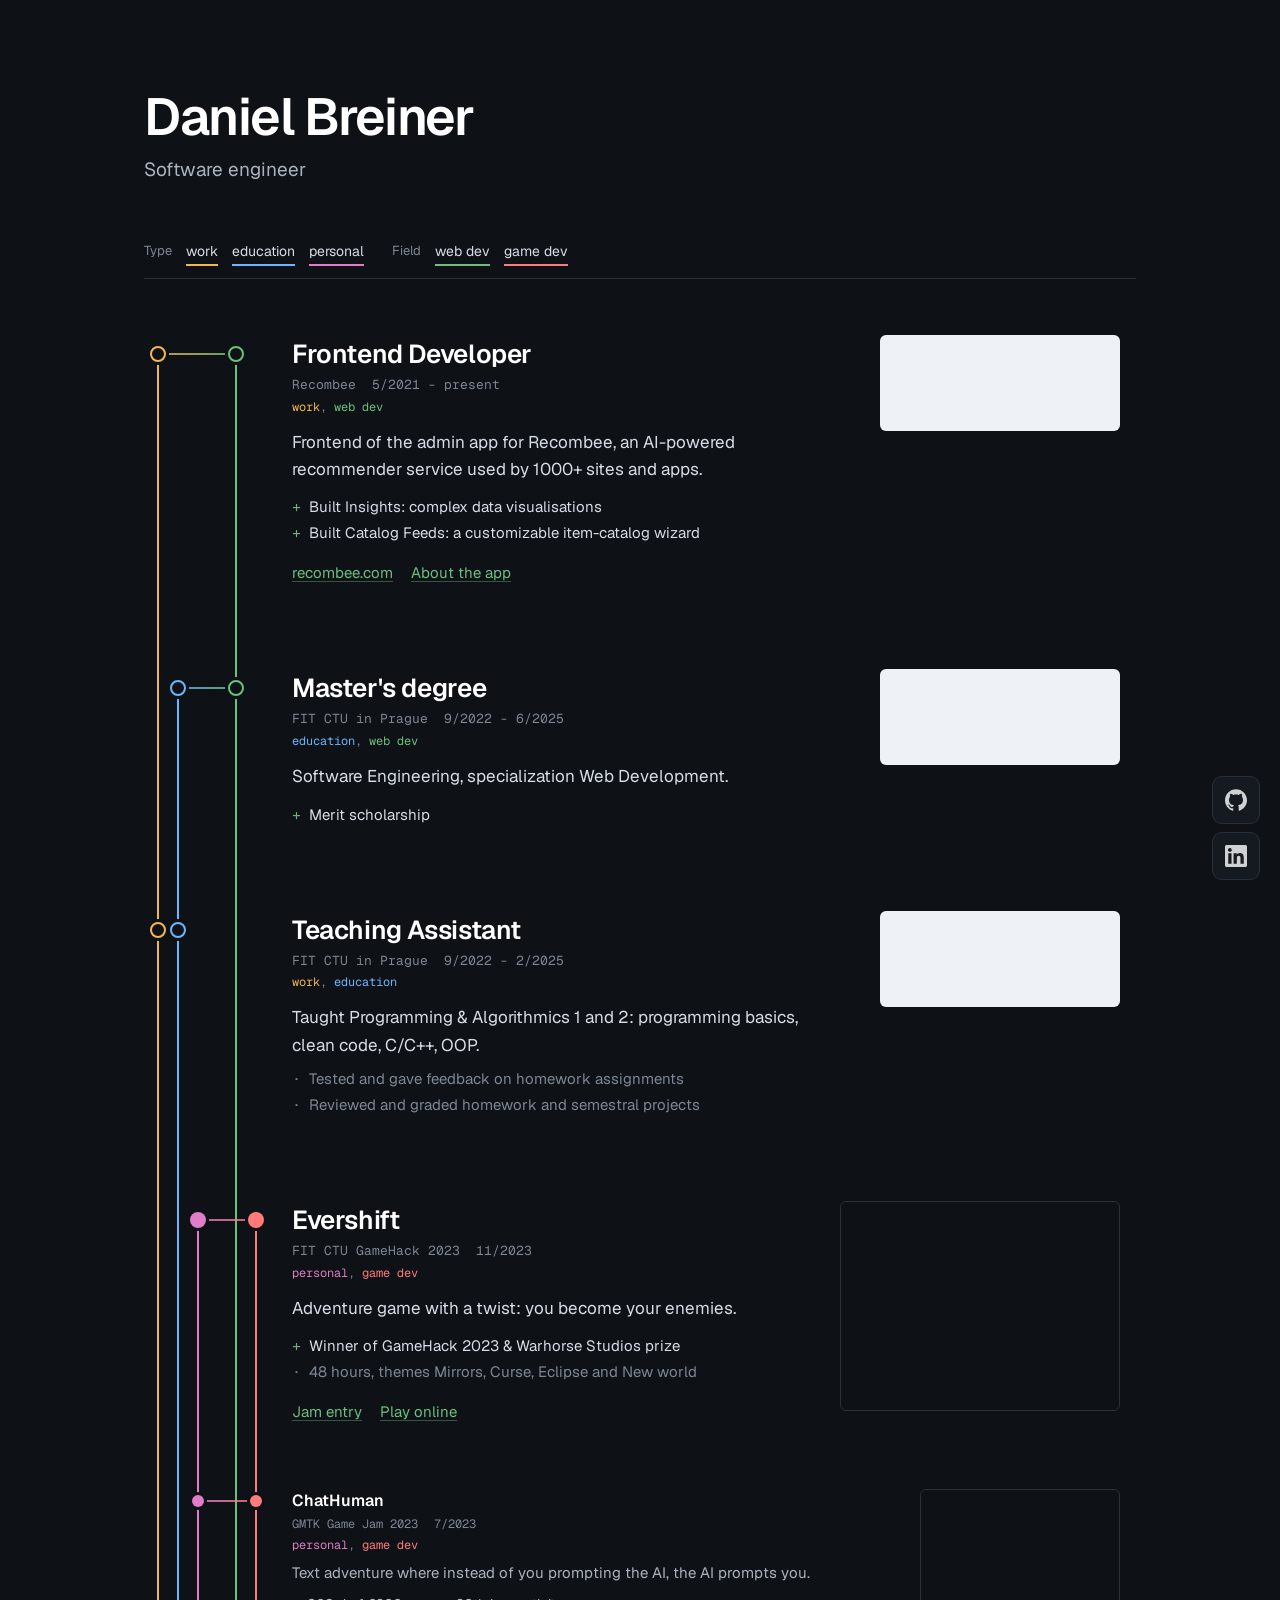
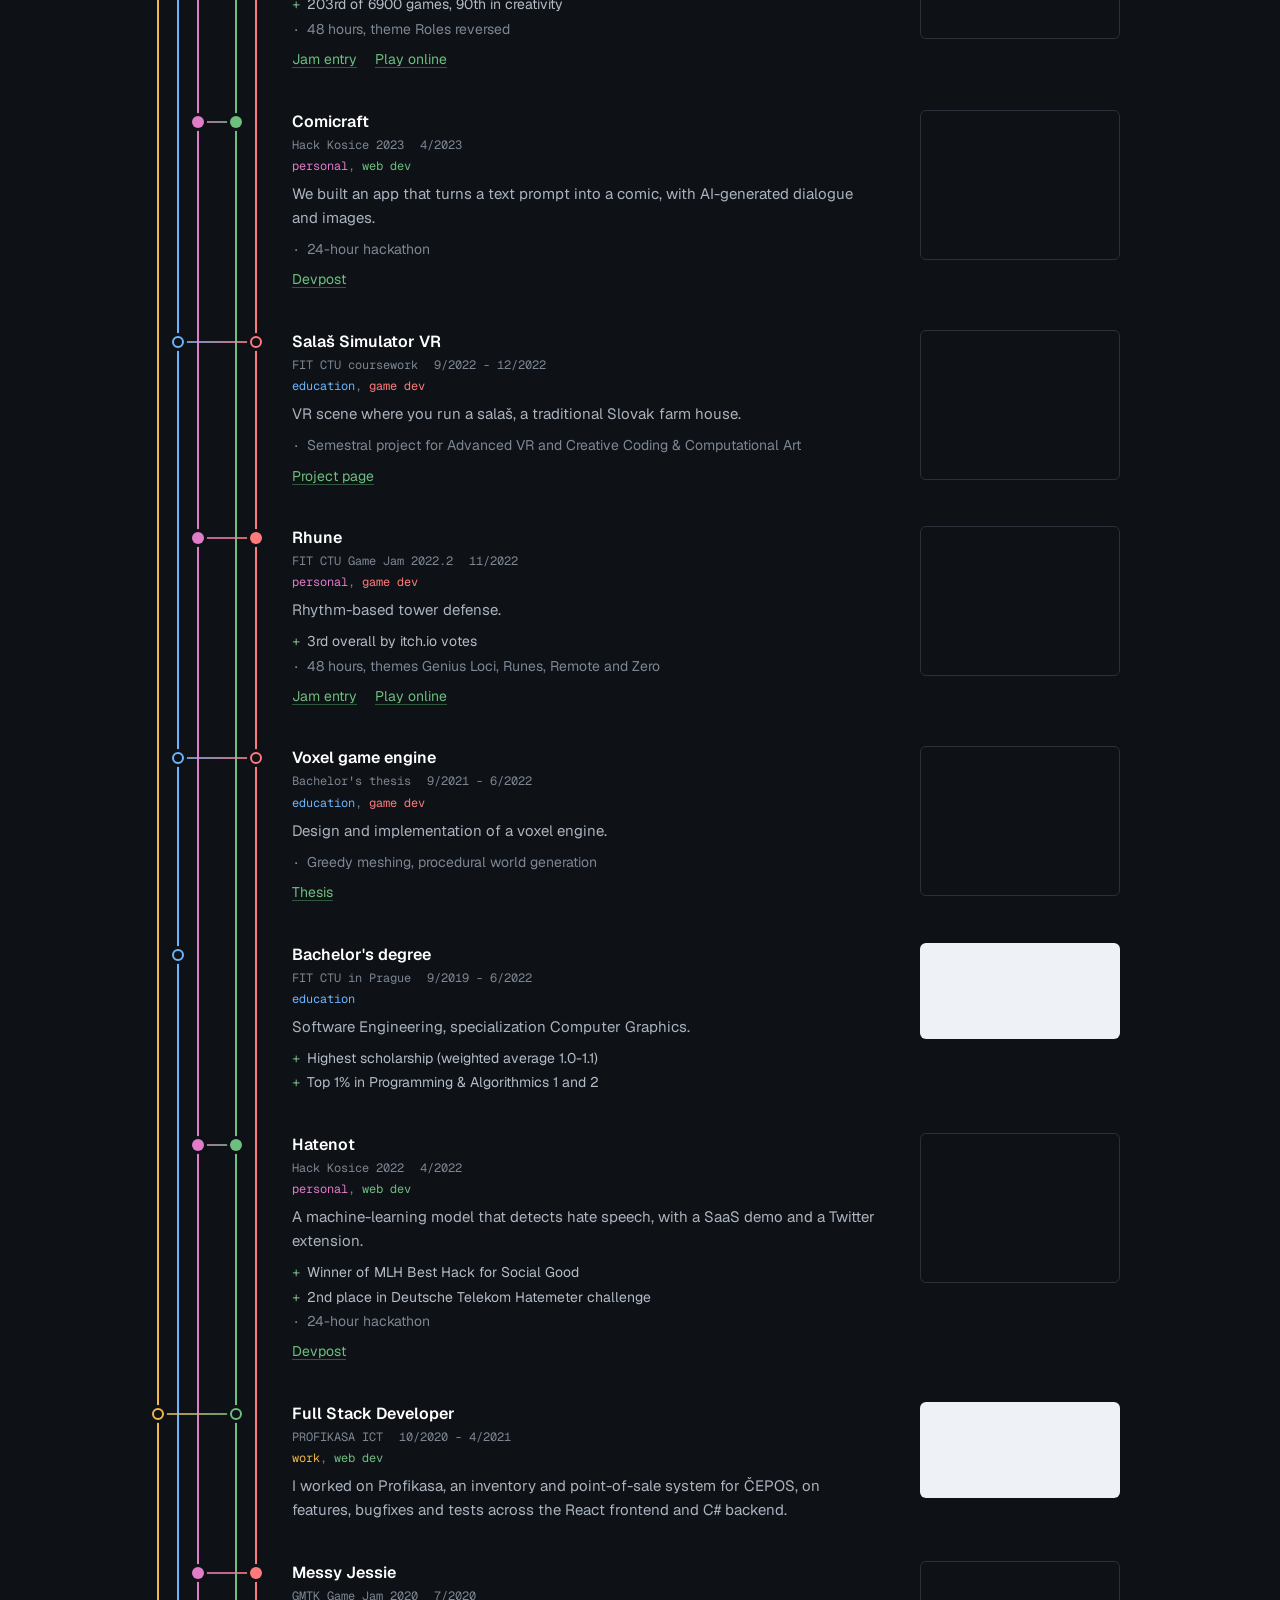
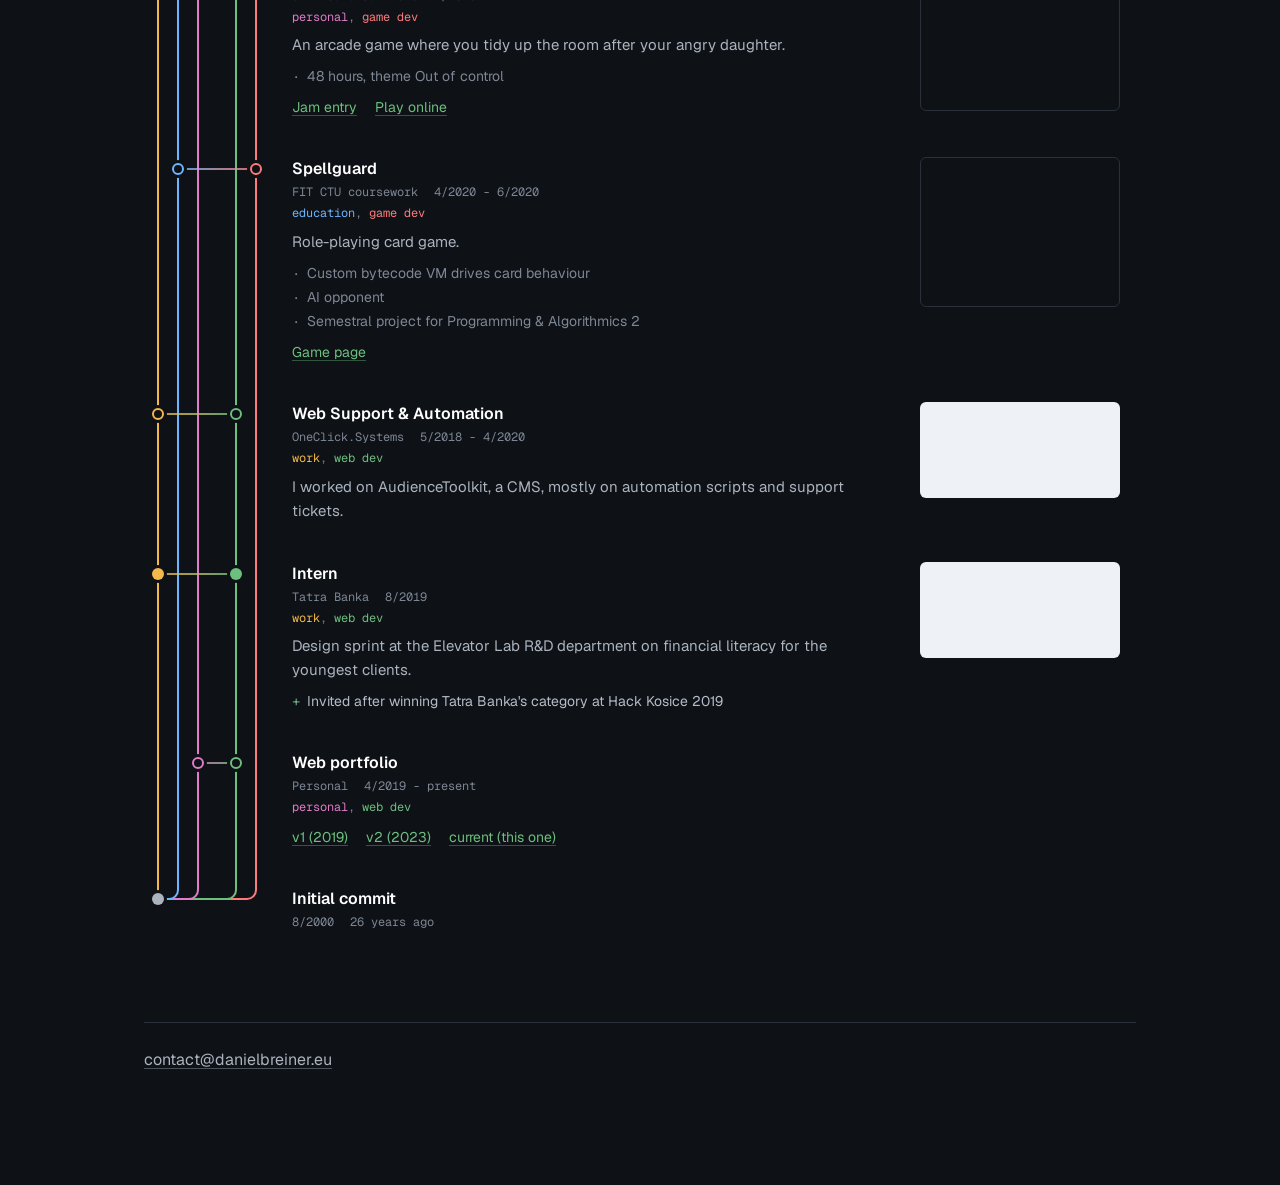
<file: index.html>
<!doctype html>
<html lang="en">
<head>
  <meta charset="utf-8">
  <meta name="viewport" content="width=device-width, initial-scale=1">
  <meta name="color-scheme" content="dark">
  <meta name="theme-color" content="#0e1116">
  <title>Daniel Breiner</title>
  <meta name="description" content="Daniel Breiner, software engineer.">
  <meta property="og:type" content="profile">
  <meta property="og:title" content="Daniel Breiner">
  <meta property="og:description" content="Software engineer. Personal portfolio.">
  <meta property="og:url" content="https://breiner.sk/">
  <meta property="og:site_name" content="Daniel Breiner">
  <meta property="og:locale" content="en_US">
  <meta property="og:image" content="https://breiner.sk/img/og.jpg">
  <meta property="og:image:type" content="image/jpeg">
  <meta property="og:image:width" content="1200">
  <meta property="og:image:height" content="630">
  <meta property="og:image:alt" content="Evershift - a pixel-art adventure game">
  <meta property="profile:first_name" content="Daniel">
  <meta property="profile:last_name" content="Breiner">
  <meta name="twitter:card" content="summary_large_image">
  <link rel="canonical" href="https://breiner.sk/">
  <link rel="icon" href="favicon.svg" type="image/svg+xml">
  <link rel="preload" href="fonts/Geist-latin.woff2" as="font" type="font/woff2" crossorigin>
  <link rel="preload" href="fonts/GeistMono-latin.woff2" as="font" type="font/woff2" crossorigin>
  <link rel="stylesheet" href="style.css">
</head>
<body>
  <div class="page">
    <header>
      <h1>Daniel Breiner</h1>
      <p class="subtitle">Software engineer</p>
    </header>

    <nav class="filters" id="filters" aria-label="Filter by lane"></nav>
    <main>
      <h2 class="visually-hidden">Work, education and projects</h2>
      <p class="visually-hidden" id="log-status" role="status"></p>
      <ol class="log" id="log"></ol>
    </main>

    <footer>
      <a id="email"></a>
    </footer>
  </div>

  <nav class="socials" id="socials" aria-label="Social links"></nav>

  <script src="data.js"></script>
  <script src="main.js"></script>
</body>
</html>
</file>
<file: style.css>
@font-face {
  font-family: "Geist";
  src: url("fonts/Geist-latin.woff2") format("woff2");
  font-weight: 100 900;
  font-style: normal;
  font-display: swap;
  unicode-range: U+0000-00FF, U+0131, U+0152-0153, U+02BB-02BC, U+02C6, U+02DA, U+02DC, U+0304, U+0308, U+0329, U+2000-206F, U+20AC, U+2122, U+2191, U+2193, U+2212, U+2215, U+FEFF, U+FFFD;
}

@font-face {
  font-family: "Geist";
  src: url("fonts/Geist-latin-ext.woff2") format("woff2");
  font-weight: 100 900;
  font-style: normal;
  font-display: swap;
  unicode-range: U+0100-02BA, U+02BD-02C5, U+02C7-02CC, U+02CE-02D7, U+02DD-02FF, U+0304, U+0308, U+0329, U+1D00-1DBF, U+1E00-1E9F, U+1EF2-1EFF, U+2020, U+20A0-20AB, U+20AD-20C0, U+2113, U+2C60-2C7F, U+A720-A7FF;
}

@font-face {
  font-family: "Geist Mono";
  src: url("fonts/GeistMono-latin.woff2") format("woff2");
  font-weight: 100 900;
  font-style: normal;
  font-display: swap;
  unicode-range: U+0000-00FF, U+0131, U+0152-0153, U+02BB-02BC, U+02C6, U+02DA, U+02DC, U+0304, U+0308, U+0329, U+2000-206F, U+20AC, U+2122, U+2191, U+2193, U+2212, U+2215, U+FEFF, U+FFFD;
}

@font-face {
  font-family: "Geist Mono";
  src: url("fonts/GeistMono-latin-ext.woff2") format("woff2");
  font-weight: 100 900;
  font-style: normal;
  font-display: swap;
  unicode-range: U+0100-02BA, U+02BD-02C5, U+02C7-02CC, U+02CE-02D7, U+02DD-02FF, U+0304, U+0308, U+0329, U+1D00-1DBF, U+1E00-1E9F, U+1EF2-1EFF, U+2020, U+20A0-20AB, U+20AD-20C0, U+2113, U+2C60-2C7F, U+A720-A7FF;
}

:root {
  color-scheme: dark;

  --bg: #0e1116;
  --panel: #151a21;
  --text-strong: #fff;
  --text: #d6dde6;
  --text-soft: #aab3be;
  --text-wins: #b3bcc7;
  --text-dim: #7d8794;
  --border: #2a313b;
  --logo-surface: #eef1f5;

  --work: #f2b84b;
  --school: #6cb6ff;
  --personal: #e07cc8;
  --web: #6dbf7e;
  --game: #ff7a7a;

  --accent: var(--web);

  --sans: "Geist", system-ui, -apple-system, "Segoe UI", sans-serif;
  --mono: "Geist Mono", Menlo, Consolas, ui-monospace, monospace;

  --graph-width: 132px;
  --node-y: 25px;
  --node-size: 12px;
}

* {
  box-sizing: border-box;
}

html {
  scrollbar-color: var(--border) var(--bg);
}

body {
  margin: 0;
  background: var(--bg);
  color: var(--text);
  font: 16px/1.6 var(--sans);
  -webkit-font-smoothing: antialiased;
}

::selection {
  background: color-mix(in srgb, var(--accent) 35%, transparent);
  color: var(--text-strong);
}

:focus-visible {
  outline: 2px solid var(--accent);
  outline-offset: 2px;
}

.visually-hidden {
  position: absolute;
  width: 1px;
  height: 1px;
  overflow: hidden;
  clip-path: inset(50%);
  white-space: nowrap;
}

a {
  color: inherit;
  text-decoration-color: color-mix(in srgb, currentColor 40%, transparent);
  text-underline-offset: 3px;
}

a:hover {
  text-decoration-color: currentColor;
}

.page {
  max-width: 1040px;
  margin: 0 auto;
  padding: 88px 24px 112px;
}

/* Header and footer */

header {
  margin-bottom: 40px;
}

h1 {
  margin: 0;
  color: var(--text-strong);
  font-size: clamp(34px, 6vw, 52px);
  font-weight: 600;
  line-height: 1.1;
  letter-spacing: -0.025em;
}

.subtitle {
  margin: 10px 0 0;
  color: var(--text-soft);
  font-size: 19px;
}

footer {
  margin-top: 72px;
  padding-top: 24px;
  border-top: 1px solid var(--border);
  color: var(--text-soft);
}

footer p {
  margin: 0 0 4px;
  color: var(--text-dim);
  font-size: 14px;
}

footer a:hover {
  color: var(--accent);
}

.socials {
  position: fixed;
  right: 20px;
  bottom: 20px;
  z-index: 10;
  display: flex;
  flex-direction: column;
  gap: 8px;
}

.socials a {
  display: grid;
  place-items: center;
  width: 48px;
  height: 48px;
  border: 1px solid var(--border);
  border-radius: 10px;
  background: var(--panel);
  transition: border-color 0.15s;
}

.socials a:hover {
  border-color: var(--text-dim);
}

.socials img {
  width: 22px;
  height: 22px;
  filter: invert(1);
  opacity: 0.8;
}

/* Lane filters: plain toggles, the lane colour shows as a short rule under the label. */

.filters {
  position: sticky;
  top: 0;
  z-index: 5;
  display: flex;
  flex-wrap: wrap;
  align-items: center;
  gap: 6px 28px;
  margin-bottom: 24px;
  padding: 12px 0;
  border-bottom: 1px solid var(--border);
  background: var(--bg);
}

.filter-group {
  display: flex;
  flex-wrap: wrap;
  align-items: center;
  gap: 4px 14px;
}

.filter-group-label {
  color: var(--text-dim);
  font-size: 13px;
}

.filter {
  position: relative;
  padding: 2px 0;
  border: 0;
  border-bottom: 2px solid var(--c);
  background: none;
  color: var(--text);
  font: inherit;
  font-size: 14px;
  cursor: pointer;
  user-select: none;
  -webkit-user-select: none;
  -webkit-touch-callout: none;
  touch-action: manipulation;
}

.filter:hover {
  color: var(--text-strong);
}

.filter[aria-pressed="false"] {
  border-bottom-color: transparent;
  color: var(--text-dim);
  text-decoration: line-through;
  text-decoration-color: color-mix(in srgb, var(--text-dim) 60%, transparent);
}

.filter-hint {
  margin: 0 0 0 auto;
  color: var(--text-dim);
  font-size: 13px;
}

/* Show the hint for the input method in use: touch or keyboard focus. */
.hint-touch,
.hint-key {
  display: none;
}

@media (hover: none) {
  .hint-touch {
    display: inline;
  }
}

.filters:has(.filter:focus-visible) .hint-touch {
  display: none;
}

.filters:has(.filter:focus-visible) .hint-key {
  display: inline;
}

/* Graph */

.log {
  margin: 0;
  padding: 0;
  list-style: none;
}

.row {
  display: grid;
  grid-template-columns: var(--graph-width) 1fr;
}

.graph {
  position: relative;
}

.lane-line {
  position: absolute;
  width: 2px;
  margin-left: -1px;
  background: var(--c);
}

.node {
  position: absolute;
  top: var(--node-y);
  z-index: 2;
  width: var(--node-size);
  height: var(--node-size);
  margin: calc(var(--node-size) / -2) 0 0 calc(var(--node-size) / -2);
  border-radius: 50%;
  background: var(--c);
  box-shadow: 0 0 0 3px var(--bg);
}

.node-hollow {
  border: 2px solid var(--c);
  background: var(--bg);
}

.row-featured .node {
  --node-size: 16px;
}

.node-link {
  position: absolute;
  top: var(--node-y);
  z-index: 1;
  height: 2px;
  margin-top: -1px;
  background: linear-gradient(in oklab 90deg, var(--from), var(--to));
  opacity: 0.8;
}

.initial-node {
  --c: var(--text-soft);
}

/* Each lane bends left into the root node. */
.initial-elbow {
  position: absolute;
  top: 0;
  height: calc(var(--node-y) + 1px);
  border: 0 solid var(--c);
  border-right-width: 2px;
  border-bottom-width: 2px;
  border-bottom-right-radius: 10px;
}

/* Entries */

.entry {
  padding: 13px 16px 18px;
}

.entry-title {
  margin: 0;
  color: var(--text-strong);
  font-size: 16px;
  font-weight: 600;
  line-height: 24px;
}

/* Dates, places and lanes are the "machine" data, so they stay monospace. */
.entry-meta {
  display: flex;
  flex-wrap: wrap;
  gap: 2px 16px;
  margin-top: 2px;
  color: var(--text-dim);
  font-family: var(--mono);
  font-size: 12px;
  line-height: 1.6;
}

/* Lane tags sit on their own row as plain coloured text. */
.entry-tags {
  margin-top: 2px;
  font-family: var(--mono);
  font-size: 12px;
  line-height: 1.6;
}

.entry-tag {
  color: var(--c);
}

.entry-tag + .entry-tag::before {
  content: ", ";
  color: var(--text-dim);
}

.entry-summary {
  max-width: 62ch;
  margin: 6px 0 0;
  color: var(--text-soft);
}

.entry-wins,
.entry-notes {
  max-width: 62ch;
  margin: 8px 0 0;
  padding: 0;
  list-style: none;
  font-size: 14px;
  line-height: 1.6;
}

.entry-wins + .entry-notes {
  margin-top: 2px;
}

.entry-wins li,
.entry-notes li {
  padding-left: 1.1em;
  text-indent: -1.1em;
}

.entry-wins li + li,
.entry-notes li + li {
  margin-top: 2px;
}

.entry-wins {
  color: var(--text-wins);
}

.entry-wins li::before,
.entry-notes li::before {
  display: inline-block;
  width: 1.1em;
  text-indent: 0;
  font-family: var(--mono);
}

.entry-wins li::before {
  content: "+";
  color: color-mix(in srgb, var(--web) 70%, var(--text-dim));
}

.entry-notes {
  color: var(--text-dim);
}

.entry-notes li::before {
  content: "·";
}

.entry-links {
  display: flex;
  flex-wrap: wrap;
  gap: 4px 18px;
  margin-top: 8px;
  font-size: 14px;
}

.entry-links a {
  color: var(--accent);
}

/* Compact entries: smaller type and a small thumbnail. */

.entry-compact {
  display: grid;
  grid-template-columns: minmax(0, 1fr) 200px;
  gap: 40px;
  margin-bottom: 8px;
}

.entry-compact .entry-summary {
  font-size: 15px;
}

/* Featured entries: larger type, room for detail and a big image. */

.row-featured {
  --node-y: 51px; /* padding-top + half the title line-height */
}

.entry-featured {
  display: grid;
  grid-template-columns: minmax(0, 1fr) minmax(0, 280px);
  gap: 40px;
  padding: 32px 16px 52px;
}

.entry-featured .entry-title {
  font-size: 26px;
  line-height: 38px;
  letter-spacing: -0.015em;
}

.entry-featured .entry-meta {
  font-size: 13px;
}

.entry-featured .entry-summary {
  margin-top: 12px;
  color: var(--text);
  font-size: 17px;
}

.entry-featured .entry-wins,
.entry-featured .entry-notes {
  font-size: 15px;
}

.entry-featured .entry-wins {
  margin-top: 12px;
  color: var(--text);
}

.entry-featured .entry-links {
  margin-top: 16px;
  font-size: 15px;
}

.media {
  display: block;
  align-self: start;
  justify-self: end;
  width: 100%;
  overflow: hidden;
  border-radius: 6px;
}

.media img {
  display: block;
}

.screenshot {
  aspect-ratio: 4 / 3;
  border: 1px solid var(--border);
}

.screenshot img {
  width: 100%;
  height: 100%;
  object-fit: cover;
}

.logo {
  display: grid;
  place-items: center;
  max-width: 240px;
  height: 96px;
  padding: 16px 24px;
  background: var(--logo-surface);
}

.logo img {
  max-width: 100%;
  max-height: 56px;
}

@media (max-width: 720px) {
  :root {
    --graph-width: 100px;
  }

  .page {
    padding: 56px 16px 96px;
  }

  .filter-hint {
    width: 100%;
    margin-left: 0;
  }

  .filter {
    min-height: 36px;
  }

  /* Extend the hit area to 44px without growing the toggle. */
  .filter::after {
    content: "";
    position: absolute;
    inset: -4px -6px;
  }

  .entry {
    padding: 13px 8px 14px;
  }

  .entry-compact {
    grid-template-columns: 1fr;
    gap: 12px;
  }

  .entry-featured {
    grid-template-columns: 1fr;
    gap: 16px;
    padding: 24px 8px 36px;
  }

  .row-featured {
    --node-y: 43px;
  }

  .entry-featured .entry-title {
    font-size: 22px;
  }

  .media {
    justify-self: start;
    max-width: 420px;
  }

  .socials a {
    width: 44px;
    height: 44px;
  }
}
</file>
